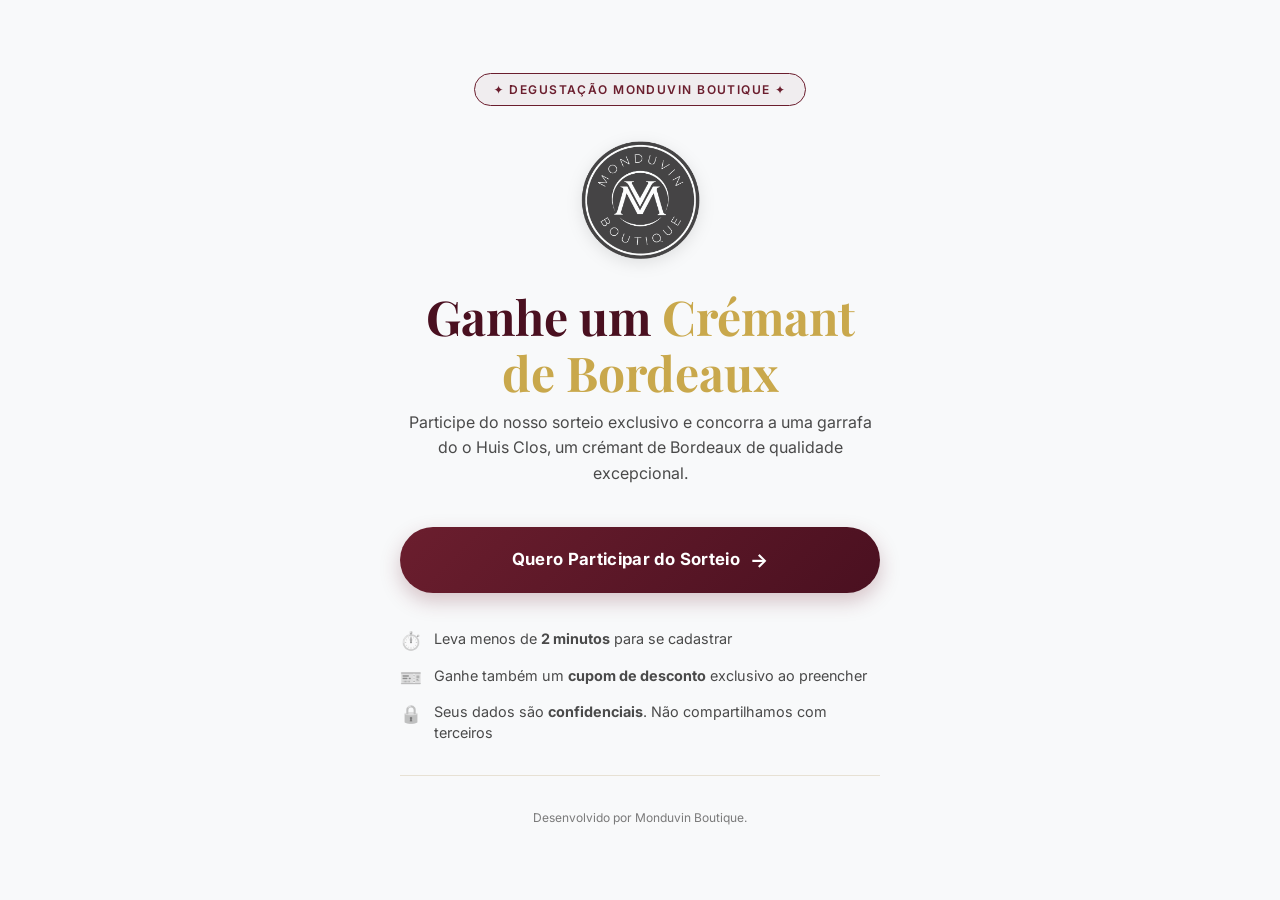
<file: index.html>
<!DOCTYPE html>
<html lang="pt-BR">

<head>
  <meta charset="UTF-8">
  <meta name="viewport" content="width=device-width, initial-scale=1.0, maximum-scale=1.0">
  <meta name="theme-color" content="#6B1E2E">
  <meta name="description"
    content="Participe do sorteio de uma garrafa de Crémant de Bordeaux. Cadastre-se e concorra!">
  <title>Sorteio — Crémant de Bordeaux</title>
  <link rel="stylesheet" href="css/style.css">
  <style>
    body {
      background: #f8f9fa;
      /* Light grey/off-white background */
      min-height: 100vh;
      display: flex;
      flex-direction: column;
      align-items: center;
      justify-content: center;
      padding: 32px 16px;
    }

    .hero-wrap {
      width: 100%;
      max-width: 480px;
      text-align: center;
      animation: fadeInUp 0.7s ease forwards;
    }

    .event-badge {
      display: inline-block;
      background: rgba(107, 30, 46, 0.05);
      border: 1px solid var(--burgundy);
      color: var(--burgundy);
      font-size: 0.75rem;
      font-weight: 600;
      text-transform: uppercase;
      letter-spacing: 0.12em;
      padding: 6px 18px;
      border-radius: var(--radius-full);
      margin-bottom: 24px;
    }

    .monduvin-logo {
      width: 140px;
      margin: 0 auto 20px;
      display: block;
      animation: float 3s ease-in-out infinite;
      filter: drop-shadow(0 4px 8px rgba(0, 0, 0, 0.1));
    }

    @keyframes float {

      0%,
      100% {
        transform: translateY(0px);
      }

      50% {
        transform: translateY(-8px);
      }
    }

    .hero-title {
      color: var(--burgundy-dark);
      font-size: clamp(2rem, 6vw, 3rem);
      margin-bottom: 10px;
      line-height: 1.15;
    }

    .hero-title span {
      color: var(--gold);
    }

    .hero-sub {
      color: var(--text-mid);
      font-size: 1rem;
      margin-bottom: 40px;
      line-height: 1.6;
    }

    .cta-btn {
      display: flex;
      align-items: center;
      justify-content: center;
      gap: 10px;
      width: 100%;
      padding: 18px 32px;
      background: linear-gradient(135deg, var(--burgundy), var(--burgundy-dark));
      color: var(--white);
      font-family: var(--font-body);
      font-size: 1.05rem;
      font-weight: 700;
      border: none;
      border-radius: var(--radius-full);
      cursor: pointer;
      box-shadow: 0 8px 20px rgba(107, 30, 46, 0.25);
      transition: var(--transition);
      letter-spacing: 0.02em;
      text-decoration: none;
    }

    .cta-btn:hover,
    .cta-btn:focus {
      transform: translateY(-3px);
      box-shadow: 0 12px 28px rgba(107, 30, 46, 0.35);
      color: var(--white);
    }

    .cta-btn:active {
      transform: translateY(0);
    }

    .cta-arrow {
      font-size: 1.2rem;
      transition: transform 0.3s;
    }

    .cta-btn:hover .cta-arrow {
      transform: translateX(5px);
    }

    .info-list {
      display: flex;
      flex-direction: column;
      gap: 12px;
      margin-top: 36px;
      text-align: left;
    }

    .info-item {
      display: flex;
      align-items: flex-start;
      gap: 12px;
      color: var(--text-mid);
      font-size: 0.9rem;
      line-height: 1.4;
    }

    .info-item .icon {
      font-size: 1.1rem;
      flex-shrink: 0;
      filter: grayscale(1);
      opacity: 0.7;
    }

    .divider-line {
      border: none;
      border-top: 1px solid var(--border);
      margin: 32px 0;
      opacity: 0.5;
    }

    .footer-note {
      color: var(--text-light);
      font-size: 0.75rem;
      margin-top: 24px;
    }
  </style>
</head>

<body>
  <div class="hero-wrap">
    <div class="event-badge">✦ Degustação Monduvin Boutique ✦</div>

    <img src="assets/Logo_monduvin_boutique_reduzido.png" alt="Monduvin Boutique Logo" class="monduvin-logo">

    <h1 class="hero-title">
      Ganhe um <span>Crémant<br>de Bordeaux</span>
    </h1>
    <p class="hero-sub">
      Participe do nosso sorteio exclusivo e concorra a uma garrafa do
      o Huis Clos, um crémant de Bordeaux de qualidade excepcional.
    </p>

    <a href="form.html" class="cta-btn">
      Quero Participar do Sorteio
      <span class="cta-arrow">→</span>
    </a>

    <div class="info-list">
      <div class="info-item">
        <span class="icon">⏱️</span>
        <span>Leva menos de <strong>2 minutos</strong> para se cadastrar</span>
      </div>
      <div class="info-item">
        <span class="icon">🎫</span>
        <span>Ganhe também um <strong>cupom de desconto</strong> exclusivo ao preencher</span>
      </div>
      <div class="info-item">
        <span class="icon">🔒</span>
        <span>Seus dados são <strong>confidenciais</strong>. Não compartilhamos com terceiros</span>
      </div>
    </div>

    <hr class="divider-line">
    <p class="footer-note">Desenvolvido por Monduvin Boutique.</p>
  </div>
</body>

</html>
</file>
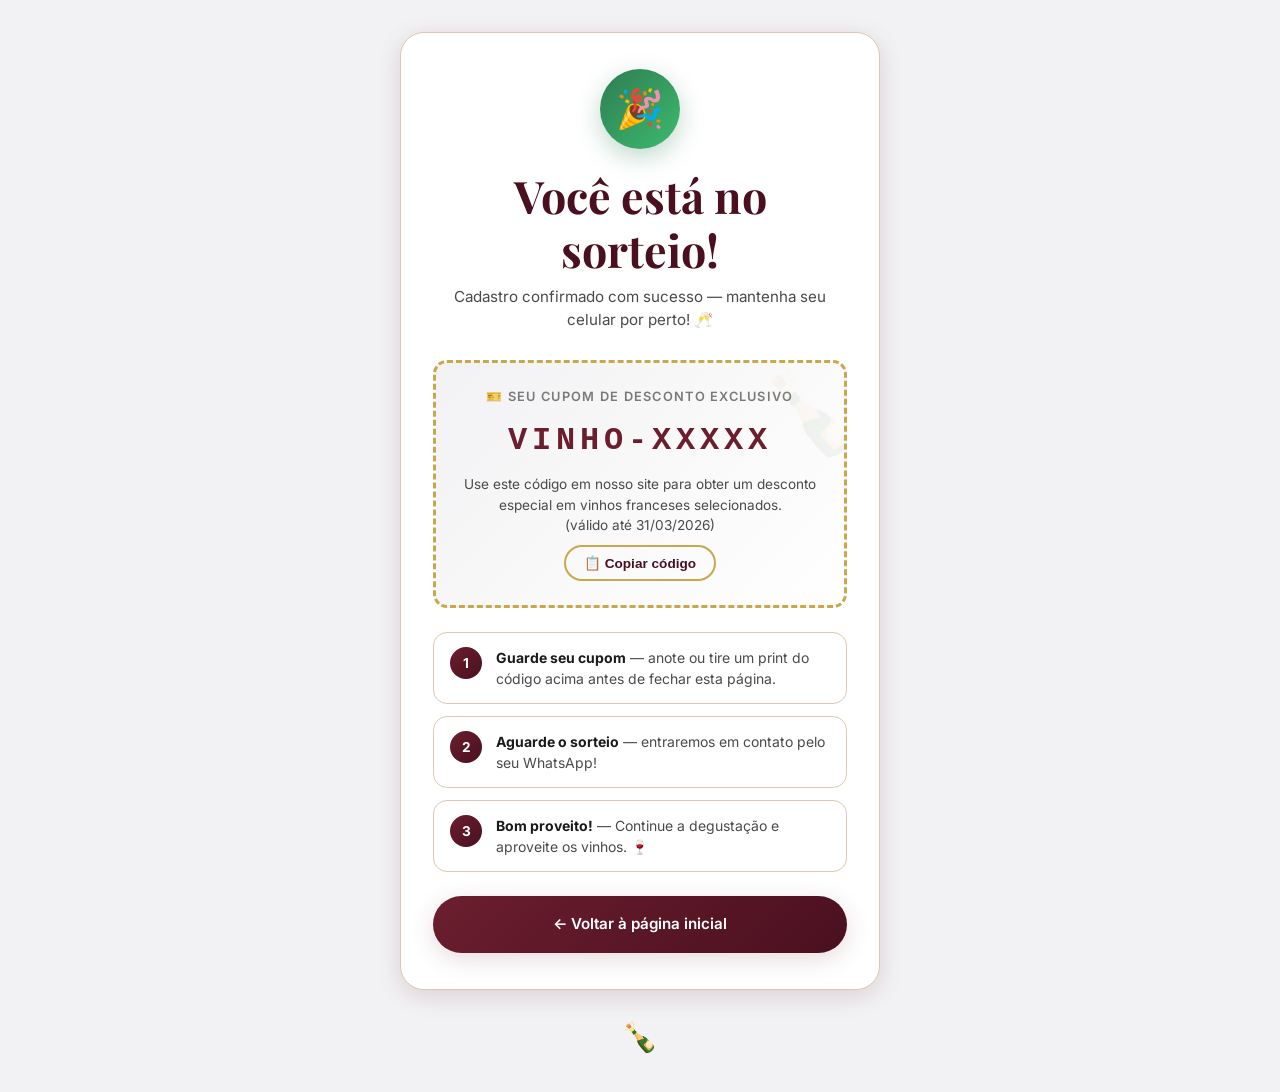
<file: success.html>
<!DOCTYPE html>
<html lang="pt-BR">

<head>
  <meta charset="UTF-8">
  <meta name="viewport" content="width=device-width, initial-scale=1.0, maximum-scale=1.0">
  <meta name="theme-color" content="#6B1E2E">
  <title>Cadastro Confirmado — Sorteio Crémant</title>
  <link rel="stylesheet" href="css/style.css">
  <style>
    body {
      background: var(--cream);
      min-height: 100vh;
      display: flex;
      flex-direction: column;
      align-items: center;
      justify-content: center;
      padding: 32px 16px;
    }

    .success-wrap {
      width: 100%;
      max-width: 480px;
      animation: fadeInUp 0.6s ease forwards;
    }

    .success-header {
      text-align: center;
      margin-bottom: 28px;
    }

    .success-header h1 {
      margin-bottom: 8px;
    }

    .success-header p {
      color: var(--text-mid);
      font-size: 0.95rem;
      line-height: 1.55;
    }

    .info-steps {
      display: flex;
      flex-direction: column;
      gap: 12px;
      margin: 24px 0;
    }

    .info-step {
      display: flex;
      align-items: flex-start;
      gap: 14px;
      padding: 14px 16px;
      background: var(--white);
      border-radius: var(--radius-md);
      border: 1px solid var(--border);
    }

    .info-step .step-num {
      width: 32px;
      height: 32px;
      min-width: 32px;
      background: linear-gradient(135deg, var(--burgundy), var(--burgundy-dark));
      color: var(--white);
      border-radius: 50%;
      font-weight: 700;
      font-size: 0.85rem;
      display: flex;
      align-items: center;
      justify-content: center;
    }

    .info-step .step-body {
      font-size: 0.875rem;
      color: var(--text-mid);
      line-height: 1.5;
    }

    .info-step .step-body strong {
      color: var(--text-dark);
    }

    .copy-btn {
      display: inline-flex;
      align-items: center;
      gap: 6px;
      background: transparent;
      border: 2px solid var(--gold);
      color: var(--burgundy-dark);
      padding: 8px 18px;
      border-radius: var(--radius-full);
      cursor: pointer;
      font-size: 0.85rem;
      font-weight: 600;
      transition: var(--transition);
      margin-top: 10px;
    }

    .copy-btn:hover {
      background: var(--gold);
      color: var(--white);
    }

    .home-btn {
      display: flex;
      align-items: center;
      justify-content: center;
      gap: 8px;
      width: 100%;
      padding: 16px;
      background: linear-gradient(135deg, var(--burgundy), var(--burgundy-dark));
      color: var(--white);
      font-family: var(--font-body);
      font-weight: 600;
      font-size: 0.95rem;
      border: none;
      border-radius: var(--radius-full);
      cursor: pointer;
      text-decoration: none;
      box-shadow: var(--shadow-md);
      transition: var(--transition);
      margin-top: 8px;
    }

    .home-btn:hover {
      transform: translateY(-2px);
      box-shadow: var(--shadow-lg);
      color: var(--white);
    }

    .footer-emoji {
      text-align: center;
      font-size: 1.8rem;
      margin-top: 24px;
      animation: float 3s ease-in-out infinite;
    }

    @keyframes float {

      0%,
      100% {
        transform: translateY(0);
      }

      50% {
        transform: translateY(-8px);
      }
    }
  </style>
</head>

<body>
  <!-- Confetti container -->
  <div id="confettiContainer"></div>

  <div class="success-wrap">
    <div class="card">
      <div class="success-header">
        <div class="success-icon">🎉</div>
        <h1>Você está no sorteio!</h1>
        <p>Cadastro confirmado com sucesso — mantenha seu celular por
          perto! 🥂</p>
      </div>

      <!-- Coupon Box -->
      <div class="coupon-box">
        <div class="coupon-label">🎫 Seu cupom de desconto exclusivo</div>
        <div class="coupon-code" id="couponCode">---</div>
        <div class="coupon-desc">
          Use este código em nosso site para obter um desconto especial em vinhos franceses selecionados.<br>
          (válido até 31/03/2026)
        </div>
        <button class="copy-btn" onclick="copyCoupon()">
          📋 Copiar código
        </button>
      </div>

      <!-- Info Steps -->
      <div class="info-steps">
        <div class="info-step">
          <div class="step-num">1</div>
          <div class="step-body">
            <strong>Guarde seu cupom</strong> — anote ou tire um print do código acima antes de fechar esta página.
          </div>
        </div>
        <div class="info-step">
          <div class="step-num">2</div>
          <div class="step-body">
            <strong>Aguarde o sorteio</strong> — entraremos em contato pelo seu WhatsApp!
          </div>
        </div>
        <div class="info-step">
          <div class="step-num">3</div>
          <div class="step-body">
            <strong>Bom proveito!</strong> — Continue a degustação e aproveite os vinhos. 🍷
          </div>
        </div>
      </div>

      <a href="index.html" class="home-btn">← Voltar à página inicial</a>
    </div>

    <div class="footer-emoji">🍾</div>
  </div>

  <div class="toast" id="toast"></div>

  <script>
    (function () {
      // Retrieve coupon from sessionStorage (set by app.js before redirect)
      const coupon = sessionStorage.getItem('raffleCoupon') || 'VINHO-XXXXX';
      document.getElementById('couponCode').textContent = coupon;

      // Launch confetti
      launchConfetti();
    })();

    function copyCoupon() {
      const code = document.getElementById('couponCode').textContent;
      navigator.clipboard.writeText(code).then(() => {
        showToast('✅ Código copiado!', 'success');
      }).catch(() => {
        showToast('Selecione e copie manualmente: ' + code);
      });
    }

    function showToast(msg, type = '') {
      const t = document.getElementById('toast');
      t.textContent = msg;
      t.className = 'toast' + (type ? ' ' + type : '');
      t.classList.add('show');
      setTimeout(() => t.classList.remove('show'), 3000);
    }

    function launchConfetti() {
      const colors = ['#6B1E2E', '#C9A84C', '#E5C97E', '#FAF4EC', '#ffffff', '#8B2E42'];
      const container = document.getElementById('confettiContainer');
      const count = 80;

      for (let i = 0; i < count; i++) {
        setTimeout(() => {
          const piece = document.createElement('div');
          piece.className = 'confetti-piece';
          piece.style.cssText = `
            left: ${Math.random() * 100}vw;
            top: -20px;
            background: ${colors[Math.floor(Math.random() * colors.length)]};
            width: ${6 + Math.random() * 8}px;
            height: ${6 + Math.random() * 8}px;
            border-radius: ${Math.random() > 0.5 ? '50%' : '2px'};
            animation-duration: ${1.5 + Math.random() * 2}s;
            animation-delay: ${Math.random() * 0.5}s;
          `;
          container.appendChild(piece);
          setTimeout(() => piece.remove(), 4000);
        }, i * 20);
      }
    }
  </script>
</body>

</html>
</file>
<file: css/style.css>
/* =============================================
   WINE RAFFLE APP — GLOBAL DESIGN SYSTEM
   Paleta: Borgonha, Dourado, Creme, Preto elegante
   Fontes: Playfair Display + Inter
   ============================================= */

@import url('https://fonts.googleapis.com/css2?family=Playfair+Display:wght@400;600;700&family=Inter:wght@300;400;500;600&display=swap');

/* ---------- CSS Variables ---------- */
:root {
  --burgundy: #6B1E2E;
  --burgundy-dark: #4A1020;
  --burgundy-light: #8B2E42;
  --gold: #C9A84C;
  --gold-light: #E5C97E;
  --cream: #F2F2F4;
  --cream-dark: #E4E4E8;
  --white: #FFFFFF;
  --text-dark: #1A1A1A;
  --text-mid: #4A4A4A;
  --text-light: #7A7A7A;
  --error: #D94040;
  --success: #2E7D52;
  --border: #D8C9B0;

  --radius-sm: 8px;
  --radius-md: 14px;
  --radius-lg: 24px;
  --radius-full: 9999px;

  --shadow-sm: 0 2px 8px rgba(107, 30, 46, 0.10);
  --shadow-md: 0 6px 24px rgba(107, 30, 46, 0.16);
  --shadow-lg: 0 16px 48px rgba(107, 30, 46, 0.22);

  --transition: 0.3s cubic-bezier(0.4, 0, 0.2, 1);
  --font-heading: 'Playfair Display', Georgia, serif;
  --font-body: 'Inter', system-ui, sans-serif;
}

/* ---------- Reset & Base ---------- */
*,
*::before,
*::after {
  box-sizing: border-box;
  margin: 0;
  padding: 0;
}

html {
  font-size: 16px;
  scroll-behavior: smooth;
}

body {
  font-family: var(--font-body);
  background: var(--cream);
  color: var(--text-dark);
  min-height: 100vh;
  line-height: 1.6;
  -webkit-font-smoothing: antialiased;
}

img {
  max-width: 100%;
  display: block;
}

a {
  color: var(--gold);
  text-decoration: none;
}

a:hover {
  color: var(--gold-light);
}

/* ---------- Typography ---------- */
h1,
h2,
h3,
h4 {
  font-family: var(--font-heading);
  line-height: 1.2;
  color: var(--burgundy-dark);
}

h1 {
  font-size: clamp(1.8rem, 5vw, 2.8rem);
}

h2 {
  font-size: clamp(1.4rem, 4vw, 2rem);
}

h3 {
  font-size: clamp(1.1rem, 3vw, 1.4rem);
}

/* ---------- Layout Utilities ---------- */
.container {
  width: 100%;
  max-width: 540px;
  margin: 0 auto;
  padding: 0 20px;
}

.text-center {
  text-align: center;
}

/* ---------- Buttons ---------- */
.btn {
  display: inline-flex;
  align-items: center;
  justify-content: center;
  gap: 8px;
  padding: 16px 32px;
  font-family: var(--font-body);
  font-size: 1rem;
  font-weight: 600;
  border-radius: var(--radius-full);
  border: none;
  cursor: pointer;
  transition: var(--transition);
  text-align: center;
  width: 100%;
  letter-spacing: 0.02em;
}

.btn-primary {
  background: linear-gradient(135deg, var(--burgundy), var(--burgundy-dark));
  color: var(--white);
  box-shadow: var(--shadow-md);
}

.btn-primary:hover {
  transform: translateY(-2px);
  box-shadow: var(--shadow-lg);
  background: linear-gradient(135deg, var(--burgundy-light), var(--burgundy));
}

.btn-primary:active {
  transform: translateY(0);
}

.btn-secondary {
  background: transparent;
  color: var(--burgundy);
  border: 2px solid var(--burgundy);
}

.btn-secondary:hover {
  background: var(--burgundy);
  color: var(--white);
}

.btn:disabled {
  opacity: 0.6;
  pointer-events: none;
}

/* ---------- Card ---------- */
.card {
  background: var(--white);
  border-radius: var(--radius-lg);
  box-shadow: var(--shadow-md);
  padding: 28px 24px;
  border: 1px solid var(--border);
}

/* ---------- Form Elements ---------- */
.form-group {
  margin-bottom: 20px;
}

.form-label {
  display: block;
  font-size: 0.875rem;
  font-weight: 600;
  color: var(--text-mid);
  margin-bottom: 7px;
  letter-spacing: 0.01em;
}

.form-label .required {
  color: var(--error);
  margin-left: 3px;
}

.form-control {
  width: 100%;
  padding: 14px 16px;
  font-family: var(--font-body);
  font-size: 1rem;
  color: var(--text-dark);
  background: var(--cream);
  border: 2px solid var(--border);
  border-radius: var(--radius-md);
  transition: var(--transition);
  outline: none;
  appearance: none;
}

.form-control:focus {
  border-color: var(--burgundy);
  background: var(--white);
  box-shadow: 0 0 0 3px rgba(107, 30, 46, 0.12);
}

.form-control.error {
  border-color: var(--error);
  box-shadow: 0 0 0 3px rgba(217, 64, 64, 0.10);
}

.form-control::placeholder {
  color: var(--text-light);
}

.field-error {
  color: var(--error);
  font-size: 0.8rem;
  margin-top: 5px;
  display: none;
}

.field-error.visible {
  display: block;
}

/* ---------- Custom Checkboxes & Radios ---------- */
.choice-group {
  display: flex;
  flex-direction: column;
  gap: 10px;
}

.choice-group.inline {
  flex-direction: row;
  flex-wrap: wrap;
  gap: 8px;
}

.choice-item {
  display: flex;
  align-items: center;
  gap: 10px;
  padding: 12px 16px;
  background: var(--cream);
  border: 2px solid var(--border);
  border-radius: var(--radius-md);
  cursor: pointer;
  transition: var(--transition);
  font-size: 0.95rem;
  color: var(--text-dark);
  user-select: none;
  position: relative;
}

.choice-item:hover {
  border-color: var(--burgundy-light);
  background: var(--cream-dark);
}

.choice-item input[type="checkbox"],
.choice-item input[type="radio"] {
  appearance: none;
  -webkit-appearance: none;
  width: 20px;
  height: 20px;
  min-width: 20px;
  border: 2px solid var(--border);
  border-radius: 6px;
  background: var(--white);
  transition: var(--transition);
  cursor: pointer;
  display: flex;
  align-items: center;
  justify-content: center;
}

.choice-item input[type="radio"] {
  border-radius: 50%;
}

.choice-item input[type="checkbox"]:checked,
.choice-item input[type="radio"]:checked {
  background: var(--burgundy);
  border-color: var(--burgundy);
}

.choice-item input[type="checkbox"]:checked::after {
  content: '✓';
  color: white;
  font-size: 12px;
  font-weight: 700;
  display: flex;
  align-items: center;
  justify-content: center;
  width: 100%;
  height: 100%;
  position: absolute;
  left: 16px;
}

.choice-item input[type="radio"]:checked::after {
  content: '';
  width: 8px;
  height: 8px;
  background: white;
  border-radius: 50%;
  position: absolute;
  left: 22px;
}

.choice-item:has(input:checked) {
  border-color: var(--burgundy);
  background: rgba(107, 30, 46, 0.06);
  color: var(--burgundy-dark);
  font-weight: 500;
}

/* ---------- Step Indicator ---------- */
.steps-indicator {
  display: flex;
  align-items: center;
  justify-content: center;
  gap: 0;
  margin-bottom: 32px;
}

.step-dot {
  width: 32px;
  height: 32px;
  border-radius: 50%;
  background: var(--border);
  color: var(--text-light);
  font-size: 0.8rem;
  font-weight: 700;
  display: flex;
  align-items: center;
  justify-content: center;
  transition: var(--transition);
  position: relative;
  z-index: 1;
}

.step-dot.active {
  background: var(--burgundy);
  color: var(--white);
  box-shadow: 0 0 0 4px rgba(107, 30, 46, 0.20);
  transform: scale(1.1);
}

.step-dot.done {
  background: var(--gold);
  color: var(--white);
}

.step-line {
  flex: 1;
  height: 3px;
  background: var(--border);
  max-width: 60px;
  transition: var(--transition);
}

.step-line.done {
  background: var(--gold);
}

.steps-labels {
  display: flex;
  justify-content: space-between;
  margin-top: 6px;
  padding: 0 4px;
}

.step-label {
  font-size: 0.7rem;
  color: var(--text-light);
  font-weight: 500;
  flex: 1;
  text-align: center;
  transition: var(--transition);
}

.step-label.active {
  color: var(--burgundy);
  font-weight: 600;
}

.step-label.done {
  color: var(--gold);
}

/* ---------- Progress Bar ---------- */
.progress-bar-wrap {
  height: 4px;
  background: var(--border);
  border-radius: var(--radius-full);
  margin-bottom: 28px;
  overflow: hidden;
}

.progress-bar {
  height: 100%;
  background: linear-gradient(90deg, var(--burgundy), var(--gold));
  border-radius: var(--radius-full);
  transition: width 0.5s cubic-bezier(0.4, 0, 0.2, 1);
}

/* ---------- Section Divider ---------- */
.section-divider {
  display: flex;
  align-items: center;
  gap: 12px;
  margin: 24px 0 20px;
}

.section-divider::before,
.section-divider::after {
  content: '';
  flex: 1;
  height: 1px;
  background: var(--border);
}

.section-divider span {
  font-size: 0.75rem;
  font-weight: 600;
  text-transform: uppercase;
  letter-spacing: 0.08em;
  color: var(--text-light);
  white-space: nowrap;
}

/* ---------- Toast / Alert ---------- */
.toast {
  position: fixed;
  top: 20px;
  left: 50%;
  transform: translateX(-50%) translateY(-80px);
  background: var(--text-dark);
  color: var(--white);
  padding: 14px 24px;
  border-radius: var(--radius-full);
  font-size: 0.9rem;
  font-weight: 500;
  z-index: 1000;
  transition: transform 0.4s cubic-bezier(0.34, 1.56, 0.64, 1);
  white-space: nowrap;
  max-width: 90vw;
}

.toast.show {
  transform: translateX(-50%) translateY(0);
}

.toast.error {
  background: var(--error);
}

.toast.success {
  background: var(--success);
}

/* ---------- Ornament / Decoration ---------- */
.ornament {
  color: var(--gold);
  font-size: 1.2rem;
  display: inline-block;
  margin: 0 6px;
}

/* ---------- Loading Spinner ---------- */
.spinner {
  width: 20px;
  height: 20px;
  border: 3px solid rgba(255, 255, 255, 0.3);
  border-top-color: var(--white);
  border-radius: 50%;
  animation: spin 0.8s linear infinite;
}

@keyframes spin {
  to {
    transform: rotate(360deg);
  }
}

/* ---------- Fade/Slide Animations ---------- */
@keyframes fadeInUp {
  from {
    opacity: 0;
    transform: translateY(16px);
  }

  to {
    opacity: 1;
    transform: translateY(0);
  }
}

@keyframes fadeIn {
  from {
    opacity: 0;
  }

  to {
    opacity: 1;
  }
}

.animate-in {
  animation: fadeInUp 0.5s cubic-bezier(0.4, 0, 0.2, 1) forwards;
}

/* ---------- Navigation Buttons ---------- */
.form-nav {
  display: flex;
  gap: 12px;
  margin-top: 28px;
}

.form-nav .btn {
  flex: 1;
}

/* ---------- Highlight Banner ---------- */
.prize-banner {
  background: linear-gradient(135deg, var(--burgundy-dark), var(--burgundy));
  color: var(--white);
  border-radius: var(--radius-md);
  padding: 16px 20px;
  margin-bottom: 20px;
  display: flex;
  align-items: center;
  gap: 14px;
}

.prize-banner .prize-icon {
  font-size: 2rem;
  flex-shrink: 0;
}

.prize-banner .prize-text {
  font-size: 0.9rem;
  line-height: 1.4;
  opacity: 0.95;
}

.prize-banner .prize-title {
  font-family: var(--font-heading);
  font-size: 1.05rem;
  font-weight: 600;
  margin-bottom: 2px;
}

/* ---------- Coupon Box ---------- */
.coupon-box {
  background: linear-gradient(135deg, var(--cream), var(--white));
  border: 3px dashed var(--gold);
  border-radius: var(--radius-md);
  padding: 24px;
  text-align: center;
  margin: 24px 0;
  position: relative;
  overflow: hidden;
}

.coupon-box::before {
  content: '🍾';
  position: absolute;
  font-size: 80px;
  opacity: 0.06;
  right: -16px;
  top: -16px;
}

.coupon-label {
  font-size: 0.8rem;
  font-weight: 600;
  text-transform: uppercase;
  letter-spacing: 0.1em;
  color: var(--text-light);
  margin-bottom: 8px;
}

.coupon-code {
  font-family: 'Courier New', monospace;
  font-size: 2rem;
  font-weight: 700;
  color: var(--burgundy);
  letter-spacing: 0.15em;
  margin: 8px 0;
}

.coupon-desc {
  font-size: 0.85rem;
  color: var(--text-mid);
  line-height: 1.5;
}

/* ---------- Success Badges ---------- */
.success-icon {
  width: 80px;
  height: 80px;
  background: linear-gradient(135deg, var(--success), #3DBA6E);
  border-radius: 50%;
  display: flex;
  align-items: center;
  justify-content: center;
  font-size: 2.4rem;
  margin: 0 auto 20px;
  box-shadow: 0 8px 24px rgba(46, 125, 82, 0.30);
  animation: popIn 0.6s cubic-bezier(0.34, 1.56, 0.64, 1) forwards;
}

@keyframes popIn {
  from {
    opacity: 0;
    transform: scale(0.4);
  }

  to {
    opacity: 1;
    transform: scale(1);
  }
}

/* ---------- Confetti Animation ---------- */
.confetti-piece {
  position: fixed;
  width: 10px;
  height: 10px;
  border-radius: 2px;
  animation: confettiFall linear forwards;
  pointer-events: none;
  z-index: 900;
}

@keyframes confettiFall {
  0% {
    transform: translateY(-20px) rotate(0deg);
    opacity: 1;
  }

  100% {
    transform: translateY(100vh) rotate(720deg);
    opacity: 0;
  }
}

/* ---------- Helper Text ---------- */
.helper-text {
  font-size: 0.8rem;
  color: var(--text-light);
  margin-top: 5px;
  line-height: 1.4;
}

/* ---------- Responsive ---------- */
@media (min-width: 600px) {
  .card {
    padding: 36px 32px;
  }

  .choice-group.inline {
    gap: 10px;
  }
}

@media (max-width: 380px) {
  h1 {
    font-size: 1.6rem;
  }

  .card {
    padding: 22px 18px;
  }

  .coupon-code {
    font-size: 1.6rem;
  }
}

/* ---------- Footer ---------- */
.app-footer {
  text-align: center;
  padding: 20px;
  font-size: 0.75rem;
  color: var(--text-light);
  margin-top: 24px;
}
</file>
